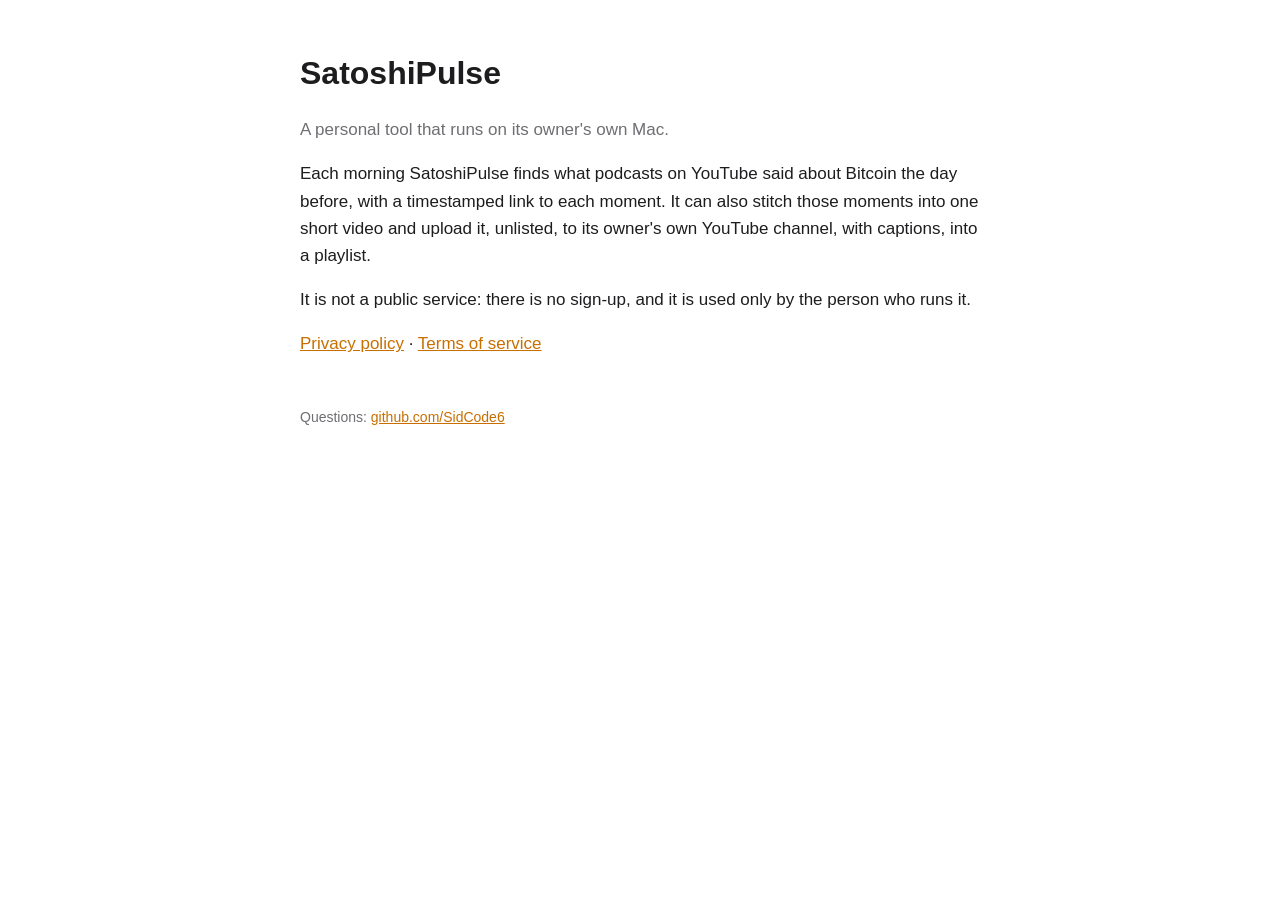
<file: index.html>
<!doctype html>
<html lang="en"><head><meta charset="utf-8"><meta name="viewport" content="width=device-width, initial-scale=1">
<title>SatoshiPulse</title><link rel="stylesheet" href="style.css"></head>
<body><main>
<h1>SatoshiPulse</h1>
<p class="muted">A personal tool that runs on its owner's own Mac.</p>
<p>Each morning SatoshiPulse finds what podcasts on YouTube said about Bitcoin the day before, with a timestamped
link to each moment. It can also stitch those moments into one short video and upload it, unlisted, to its owner's
own YouTube channel, with captions, into a playlist.</p>
<p>It is not a public service: there is no sign-up, and it is used only by the person who runs it.</p>
<p><a href="privacy.html">Privacy policy</a> · <a href="terms.html">Terms of service</a></p>
<footer>Questions: <a href="https://github.com/SidCode6">github.com/SidCode6</a></footer>
</main></body></html>
</file>
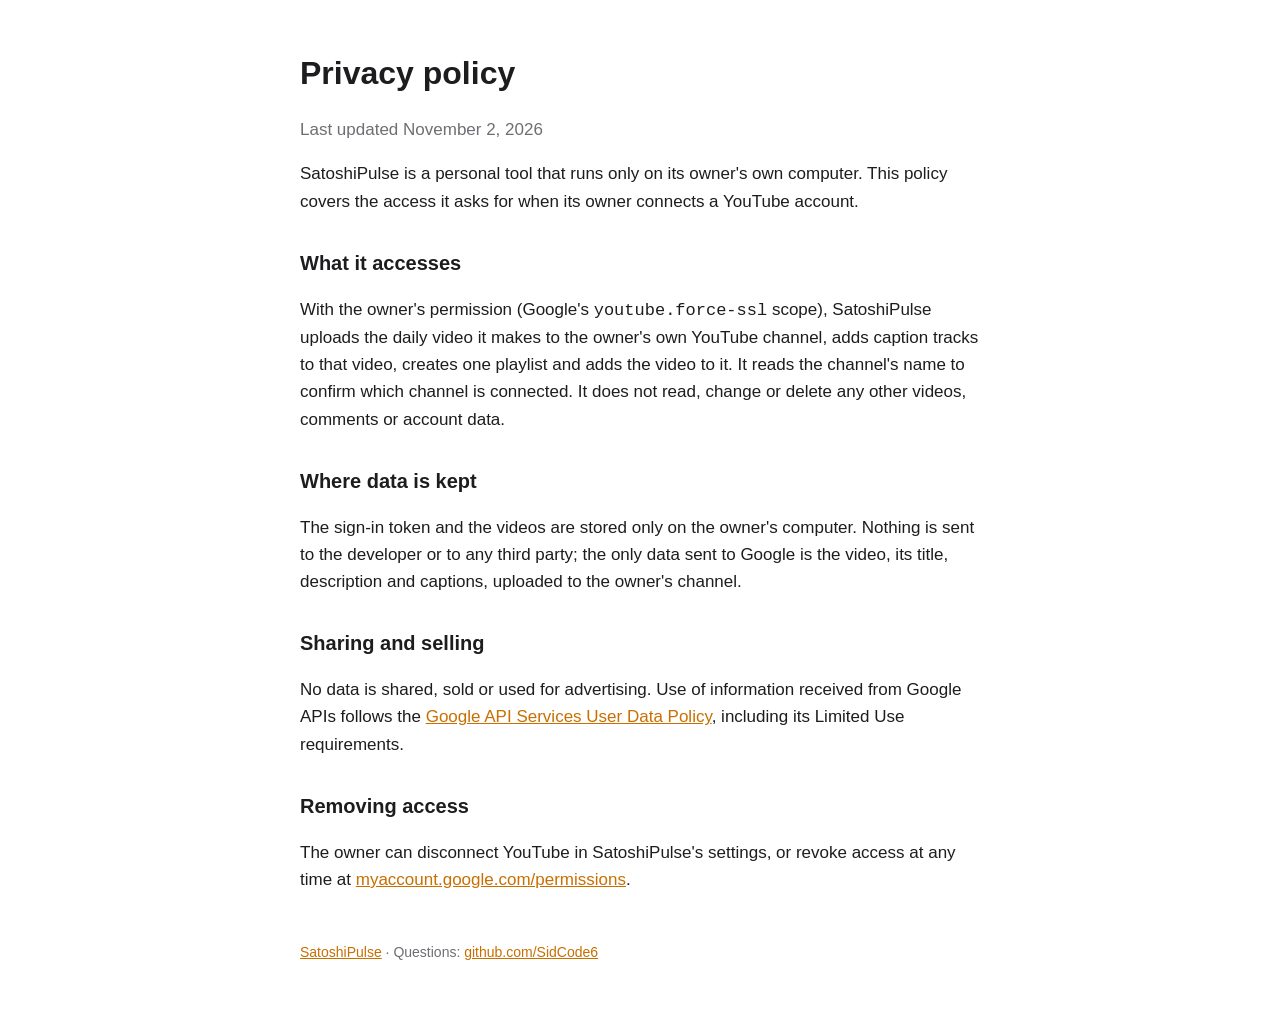
<file: privacy.html>
<!doctype html>
<html lang="en"><head><meta charset="utf-8"><meta name="viewport" content="width=device-width, initial-scale=1">
<title>SatoshiPulse privacy policy</title><link rel="stylesheet" href="style.css"></head>
<body><main>
<h1>Privacy policy</h1>
<p class="muted">Last updated November 2, 2026</p>
<p>SatoshiPulse is a personal tool that runs only on its owner's own computer. This policy covers the access it asks
for when its owner connects a YouTube account.</p>
<h2>What it accesses</h2>
<p>With the owner's permission (Google's <code>youtube.force-ssl</code> scope), SatoshiPulse uploads the daily video it
makes to the owner's own YouTube channel, adds caption tracks to that video, creates one playlist and adds the
video to it. It reads the channel's name to confirm which channel is connected. It does not read, change or delete
any other videos, comments or account data.</p>
<h2>Where data is kept</h2>
<p>The sign-in token and the videos are stored only on the owner's computer. Nothing is sent to the developer or to
any third party; the only data sent to Google is the video, its title, description and captions, uploaded to the
owner's channel.</p>
<h2>Sharing and selling</h2>
<p>No data is shared, sold or used for advertising. Use of information received from Google APIs follows the
<a href="https://developers.google.com/terms/api-services-user-data-policy">Google API Services User Data Policy</a>,
including its Limited Use requirements.</p>
<h2>Removing access</h2>
<p>The owner can disconnect YouTube in SatoshiPulse's settings, or revoke access at any time at
<a href="https://myaccount.google.com/permissions">myaccount.google.com/permissions</a>.</p>
<footer><a href="index.html">SatoshiPulse</a> · Questions: <a href="https://github.com/SidCode6">github.com/SidCode6</a></footer>
</main></body></html>
</file>
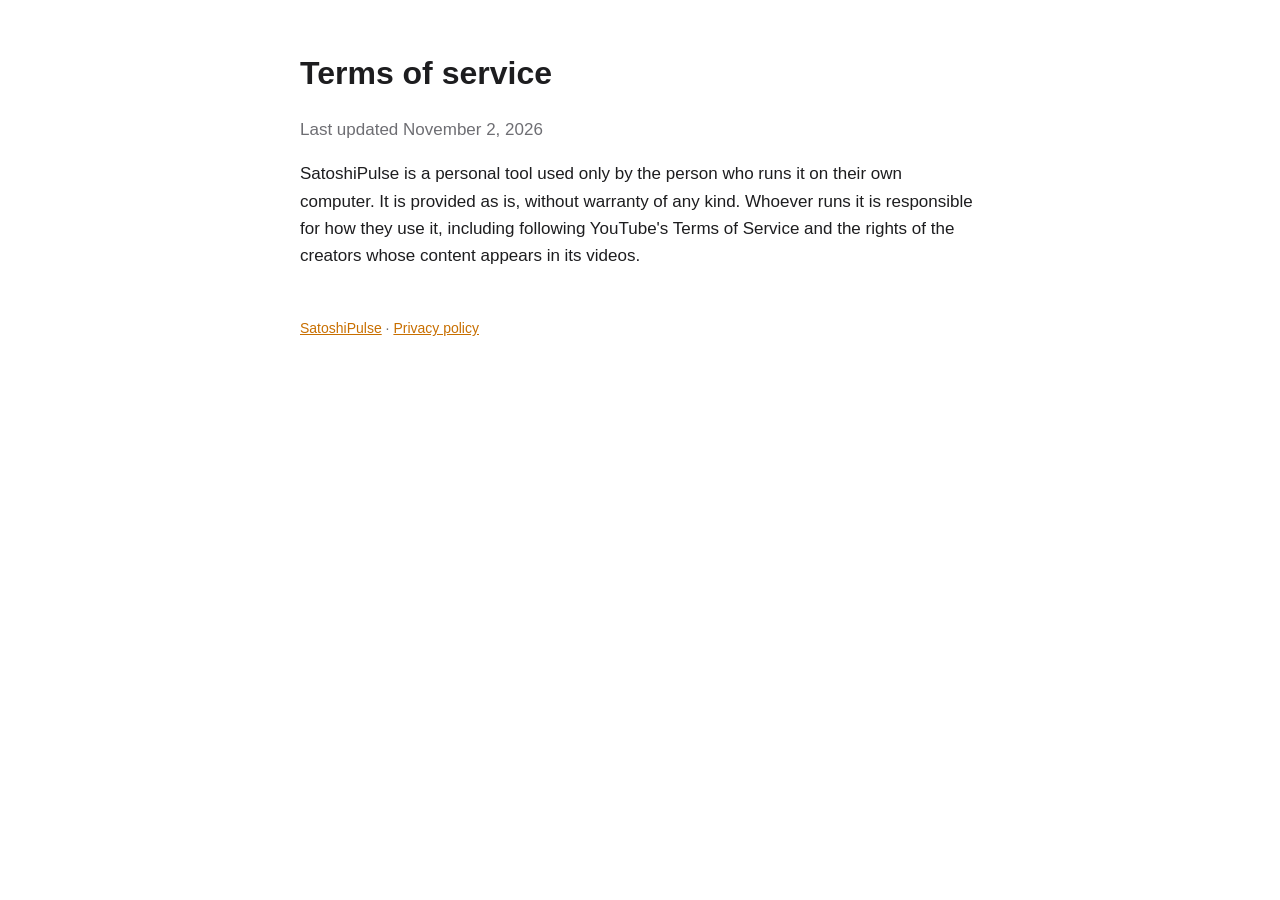
<file: terms.html>
<!doctype html>
<html lang="en"><head><meta charset="utf-8"><meta name="viewport" content="width=device-width, initial-scale=1">
<title>SatoshiPulse terms of service</title><link rel="stylesheet" href="style.css"></head>
<body><main>
<h1>Terms of service</h1>
<p class="muted">Last updated November 2, 2026</p>
<p>SatoshiPulse is a personal tool used only by the person who runs it on their own computer. It is provided as is,
without warranty of any kind. Whoever runs it is responsible for how they use it, including following YouTube's
Terms of Service and the rights of the creators whose content appears in its videos.</p>
<footer><a href="index.html">SatoshiPulse</a> · <a href="privacy.html">Privacy policy</a></footer>
</main></body></html>
</file>
<file: style.css>
:root { color-scheme: light dark; --ink: #1d1d1f; --muted: #6e6e73; --bg: #ffffff; --accent: #c86f00; }
@media (prefers-color-scheme: dark) { :root { --ink: #f5f5f7; --muted: #a1a1a6; --bg: #111113; --accent: #f7931a; } }
body { margin: 0; background: var(--bg); color: var(--ink); font: 17px/1.6 -apple-system, BlinkMacSystemFont, "Helvetica Neue", Arial, sans-serif; }
main { max-width: 680px; margin: 0 auto; padding: 48px 16px 64px; }
h1 { font-size: 32px; margin: 0 0 8px; } h2 { font-size: 20px; margin-top: 32px; }
.muted { color: var(--muted); } a { color: var(--accent); }
footer { margin-top: 48px; font-size: 14px; color: var(--muted); }
</file>
